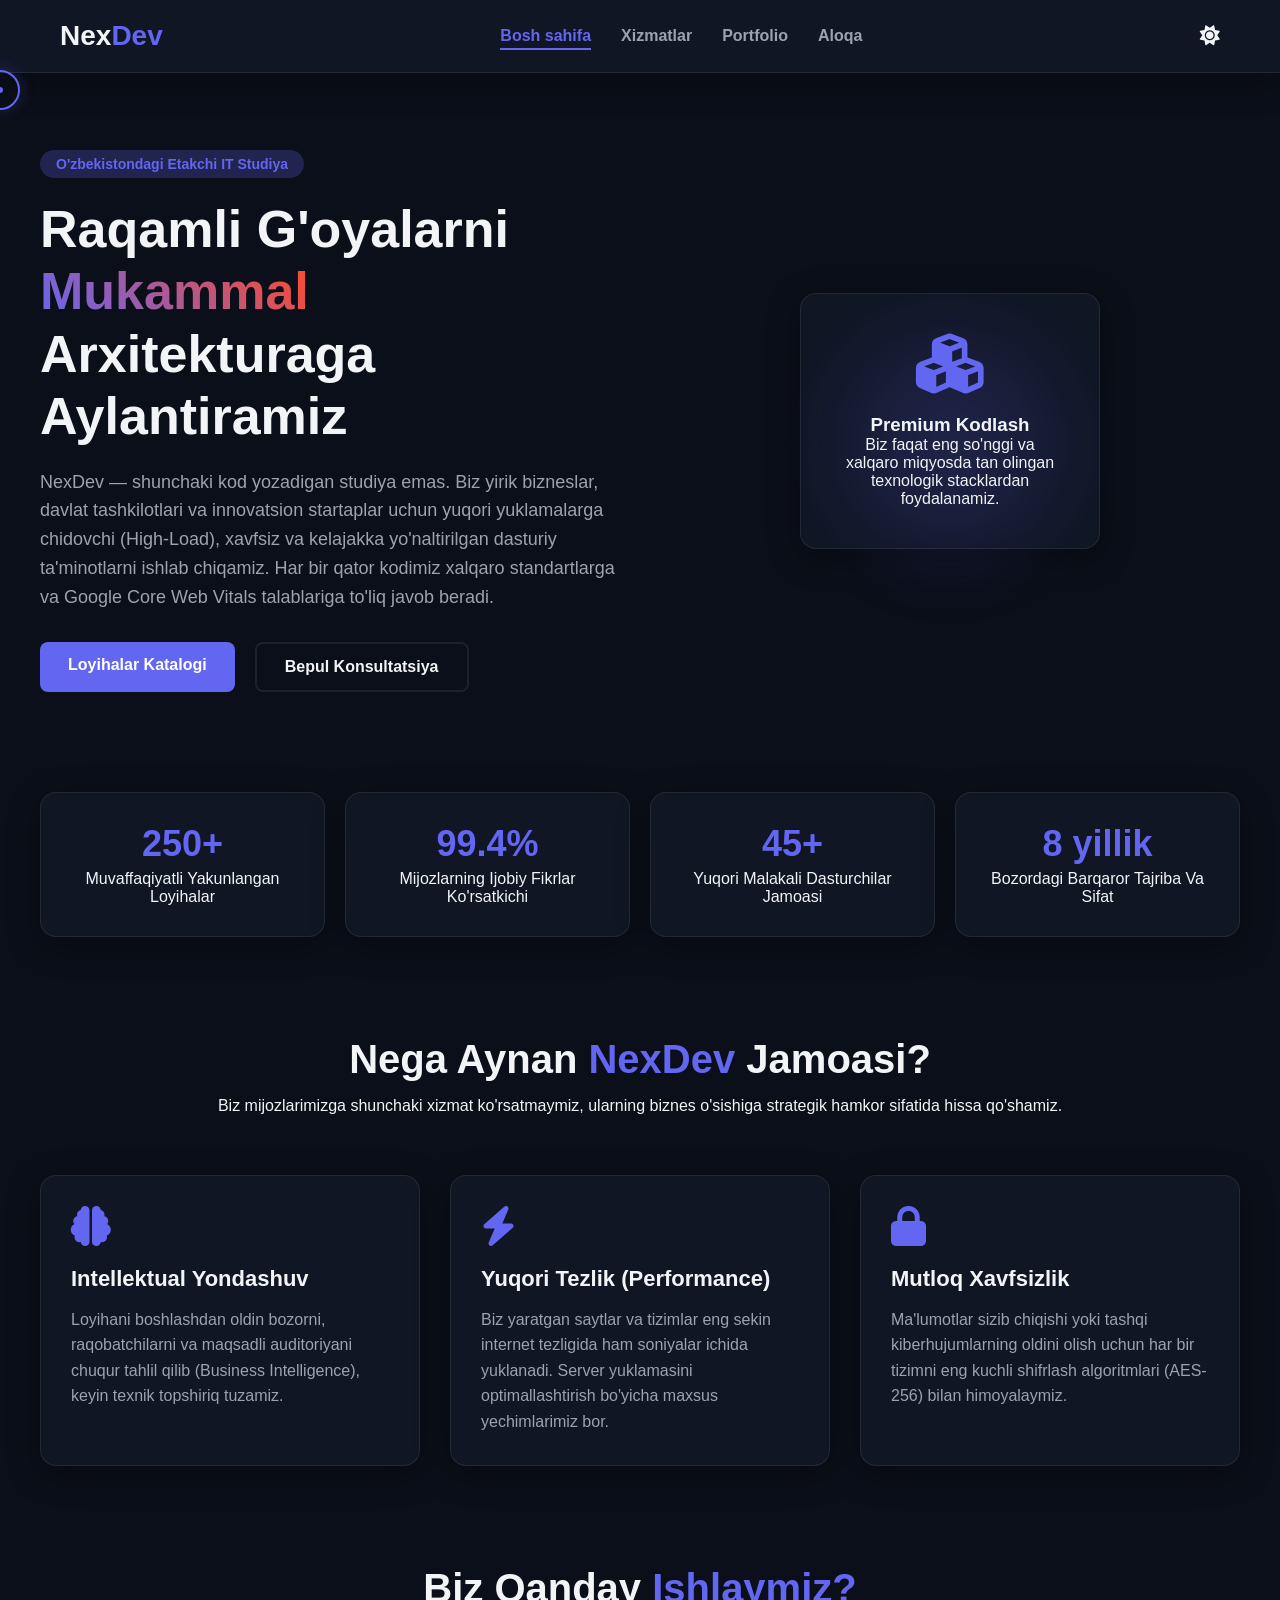
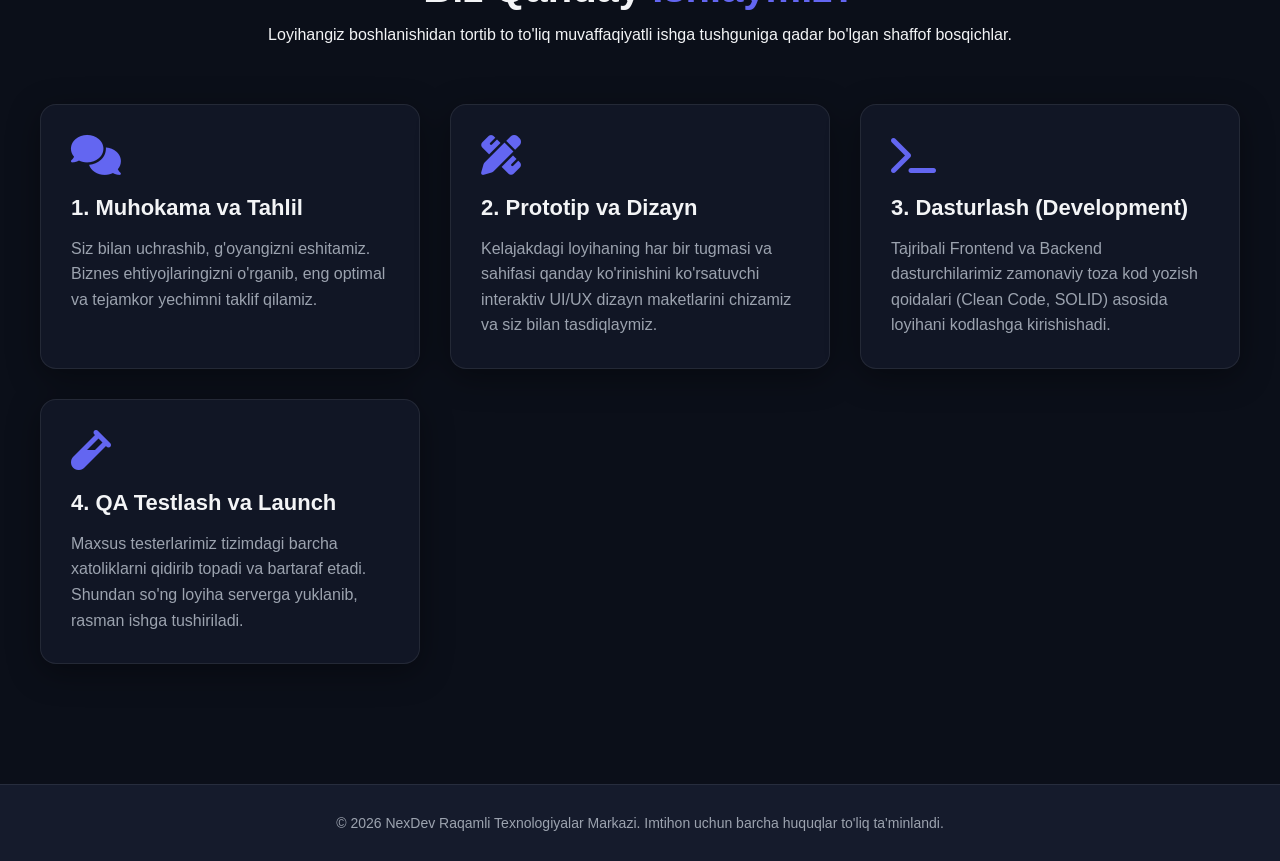
<file: index.html>
<!DOCTYPE html>
<html lang="uz" data-theme="dark">
<head>
    <meta charset="UTF-8">
    <meta name="viewport" content="width=device-width, initial-scale=1.0">
    <title>NexDev — Raqamli Texnologiyalar Markazi</title>
    <link rel="stylesheet" href="style.css">
    <link rel="stylesheet" href="https://cdnjs.cloudflare.com/ajax/libs/font-awesome/6.4.0/css/all.min.css">
</head>
<body>
    <div class="custom-cursor"></div>
    <div class="custom-cursor-dot"></div>

    <nav class="navbar">
        <div class="nav-container">
            <a href="index.html" class="logo">Nex<span>Dev</span></a>
            <div class="nav-menu" id="navMenu">
                <a href="index.html" class="nav-link active">Bosh sahifa</a>
                <a href="services.html" class="nav-link">Xizmatlar</a>
                <a href="portfolio.html" class="nav-link">Portfolio</a>
                <a href="contact.html" class="nav-link">Aloqa</a>
            </div>
            <div class="nav-actions">
                <button id="themeToggle" class="theme-btn"><i class="fas fa-sun"></i></button>
                <div class="hamburger" id="hamburger"><span class="bar"></span><span class="bar"></span><span class="bar"></span></div>
            </div>
        </div>
    </nav>

    <main class="main-content">
        <div class="page-container">
            <!-- Hero Section -->
            <div class="hero-container" style="margin-bottom: 100px;">
                <div class="hero-text">
                    <span class="badge">O'zbekistondagi Etakchi IT Studiya</span>
                    <h1>Raqamli G'oyalarni <br><span class="gradient-text">Mukammal</span> Arxitekturaga Aylantiramiz</h1>
                    <p>NexDev — shunchaki kod yozadigan studiya emas. Biz yirik bizneslar, davlat tashkilotlari va innovatsion startaplar uchun yuqori yuklamalarga chidovchi (High-Load), xavfsiz va kelajakka yo'naltirilgan dasturiy ta'minotlarni ishlab chiqamiz. Har bir qator kodimiz xalqaro standartlarga va Google Core Web Vitals talablariga to'liq javob beradi.</p>
                    <div class="hero-btns">
                        <a href="portfolio.html" class="btn btn-primary">Loyihalar Katalogi</a>
                        <a href="contact.html" class="btn btn-secondary">Bepul Konsultatsiya</a>
                    </div>
                </div>
                <div class="hero-visual">
                    <div class="glow-sphere"></div>
                    <div class="card main-card">
                        <i class="fas fa-cubes icon-big"></i>
                        <h3>Premium Kodlash</h3>
                        <p>Biz faqat eng so'nggi va xalqaro miqyosda tan olingan texnologik stacklardan foydalanamiz.</p>
                    </div>
                </div>
            </div>

            <!-- Statistika Bo'limi -->
            <div class="stats-container" style="margin-bottom: 100px;">
                <div class="card stat-card">
                    <h3>250+</h3>
                    <p>Muvaffaqiyatli Yakunlangan Loyihalar</p>
                </div>
                <div class="card stat-card">
                    <h3>99.4%</h3>
                    <p>Mijozlarning Ijobiy Fikrlar Ko'rsatkichi</p>
                </div>
                <div class="card stat-card">
                    <h3>45+</h3>
                    <p>Yuqori Malakali Dasturchilar Jamoasi</p>
                </div>
                <div class="card stat-card">
                    <h3>8 yillik</h3>
                    <p>Bozordagi Barqaror Tajriba Va Sifat</p>
                </div>
            </div>

            <!-- YANGA BO'LIM: Nega Aynan Biz? -->
            <div class="section-header">
                <h2>Nega Aynan <span>NexDev</span> Jamoasi?</h2>
                <p>Biz mijozlarimizga shunchaki xizmat ko'rsatmaymiz, ularning biznes o'sishiga strategik hamkor sifatida hissa qo'shamiz.</p>
            </div>
            <div class="services-grid" style="margin-bottom: 100px;">
                <div class="card service-card">
                    <i class="fas fa-brain"></i>
                    <h3>Intellektual Yondashuv</h3>
                    <p>Loyihani boshlashdan oldin bozorni, raqobatchilarni va maqsadli auditoriyani chuqur tahlil qilib (Business Intelligence), keyin texnik topshiriq tuzamiz.</p>
                </div>
                <div class="card service-card">
                    <i class="fas fa-bolt"></i>
                    <h3>Yuqori Tezlik (Performance)</h3>
                    <p>Biz yaratgan saytlar va tizimlar eng sekin internet tezligida ham soniyalar ichida yuklanadi. Server yuklamasini optimallashtirish bo'yicha maxsus yechimlarimiz bor.</p>
                </div>
                <div class="card service-card">
                    <i class="fas fa-lock"></i>
                    <h3>Mutloq Xavfsizlik</h3>
                    <p>Ma'lumotlar sizib chiqishi yoki tashqi kiberhujumlarning oldini olish uchun har bir tizimni eng kuchli shifrlash algoritmlari (AES-256) bilan himoyalaymiz.</p>
                </div>
            </div>

            <!-- YANGA BO'LIM: Ish Jarayonimiz Bosqichlari -->
            <div class="section-header">
                <h2>Biz Qanday <span>Ishlaymiz?</span></h2>
                <p>Loyihangiz boshlanishidan tortib to to'liq muvaffaqiyatli ishga tushguniga qadar bo'lgan shaffof bosqichlar.</p>
            </div>
            <div class="services-grid">
                <div class="card service-card">
                    <i class="fas fa-comments"></i>
                    <h3>1. Muhokama va Tahlil</h3>
                    <p>Siz bilan uchrashib, g'oyangizni eshitamiz. Biznes ehtiyojlaringizni o'rganib, eng optimal va tejamkor yechimni taklif qilamiz.</p>
                </div>
                <div class="card service-card">
                    <i class="fas fa-pencil-ruler"></i>
                    <h3>2. Prototip va Dizayn</h3>
                    <p>Kelajakdagi loyihaning har bir tugmasi va sahifasi qanday ko'rinishini ko'rsatuvchi interaktiv UI/UX dizayn maketlarini chizamiz va siz bilan tasdiqlaymiz.</p>
                </div>
                <div class="card service-card">
                    <i class="fas fa-terminal"></i>
                    <h3>3. Dasturlash (Development)</h3>
                    <p>Tajribali Frontend va Backend dasturchilarimiz zamonaviy toza kod yozish qoidalari (Clean Code, SOLID) asosida loyihani kodlashga kirishishadi.</p>
                </div>
                <div class="card service-card">
                    <i class="fas fa-vial"></i>
                    <h3>4. QA Testlash va Launch</h3>
                    <p>Maxsus testerlarimiz tizimdagi barcha xatoliklarni qidirib topadi va bartaraf etadi. Shundan so'ng loyiha serverga yuklanib, rasman ishga tushiriladi.</p>
                </div>
            </div>

        </div>
    </main>

    <footer class="footer">
        <p>&copy; 2026 NexDev Raqamli Texnologiyalar Markazi. Imtihon uchun barcha huquqlar to'liq ta'minlandi.</p>
    </footer>
    <script src="script.js"></script>
</body>
</html>
</file>
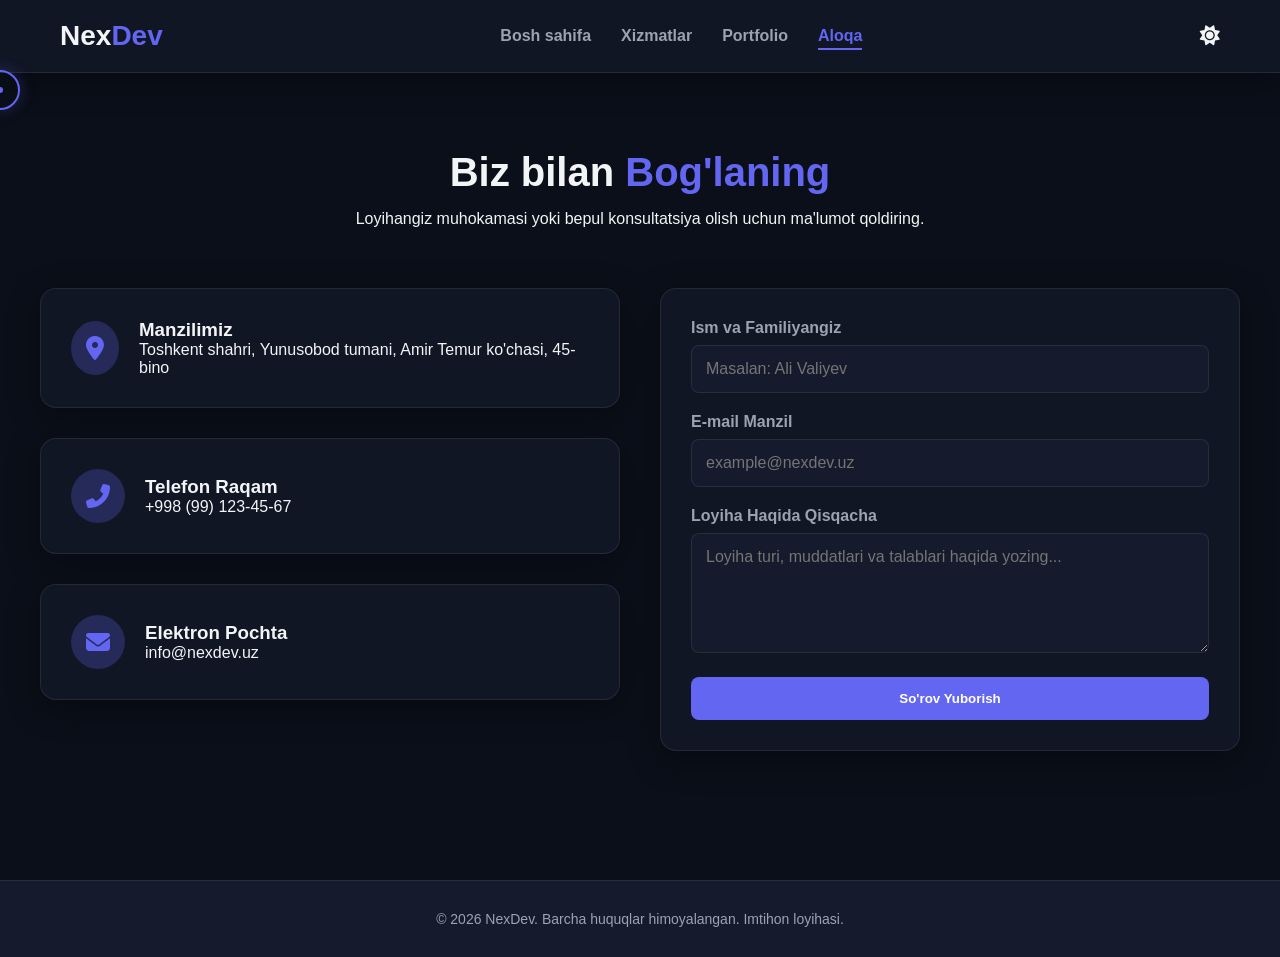
<file: contact.html>
<!DOCTYPE html>
<html lang="uz" data-theme="dark">
<head>
    <meta charset="UTF-8">
    <meta name="viewport" content="width=device-width, initial-scale=1.0">
    <title>NexDev — Aloqa</title>
    <link rel="stylesheet" href="style.css">
    <link rel="stylesheet" href="https://cdnjs.cloudflare.com/ajax/libs/font-awesome/6.4.0/css/all.min.css">
</head>
<body>
    <div class="custom-cursor"></div>
    <div class="custom-cursor-dot"></div>

    <nav class="navbar">
        <div class="nav-container">
            <a href="index.html" class="logo">Nex<span>Dev</span></a>
            <div class="nav-menu" id="navMenu">
                <a href="index.html" class="nav-link">Bosh sahifa</a>
                <a href="services.html" class="nav-link">Xizmatlar</a>
                <a href="portfolio.html" class="nav-link">Portfolio</a>
                <a href="contact.html" class="nav-link active">Aloqa</a>
            </div>
            <div class="nav-actions">
                <button id="themeToggle" class="theme-btn"><i class="fas fa-sun"></i></button>
                <div class="hamburger" id="hamburger"><span class="bar"></span><span class="bar"></span><span class="bar"></span></div>
            </div>
        </div>
    </nav>

    <main class="main-content">
        <div class="page-container">
            <div class="section-header">
                <h2>Biz bilan <span>Bog'laning</span></h2>
                <p>Loyihangiz muhokamasi yoki bepul konsultatsiya olish uchun ma'lumot qoldiring.</p>
            </div>

            <div class="contact-grid">
                <!-- Aloqa Ma'lumotlari -->
                <div class="contact-info">
                    <div class="card info-item">
                        <i class="fas fa-map-marker-alt"></i>
                        <div>
                            <h3>Manzilimiz</h3>
                            <p>Toshkent shahri, Yunusobod tumani, Amir Temur ko'chasi, 45-bino</p>
                        </div>
                    </div>
                    <div class="card info-item">
                        <i class="fas fa-phone-alt"></i>
                        <div>
                            <h3>Telefon Raqam</h3>
                            <p>+998 (99) 123-45-67</p>
                        </div>
                    </div>
                    <div class="card info-item">
                        <i class="fas fa-envelope"></i>
                        <div>
                            <h3>Elektron Pochta</h3>
                            <p>info@nexdev.uz</p>
                        </div>
                    </div>
                </div>

                <!-- Form Card -->
                <div class="card contact-form-card">
                    <form id="contactForm" onsubmit="event.preventDefault(); alert('Imtihon testi muvaffaqiyatli: Xabar jamoaga jo\'natildi!'); this.reset();">
                        <div class="form-group">
                            <label for="name">Ism va Familiyangiz</label>
                            <input type="text" id="name" required placeholder="Masalan: Ali Valiyev">
                        </div>
                        <div class="form-group">
                            <label for="email">E-mail Manzil</label>
                            <input type="email" id="email" required placeholder="example@nexdev.uz">
                        </div>
                        <div class="form-group">
                            <label for="msg">Loyiha Haqida Qisqacha</label>
                            <textarea id="msg" rows="5" required placeholder="Loyiha turi, muddatlari va talablari haqida yozing..."></textarea>
                        </div>
                        <button type="submit" class="btn btn-primary btn-block">So'rov Yuborish</button>
                    </form>
                </div>
            </div>
        </div>
    </main>

    <footer class="footer">
        <p>&copy; 2026 NexDev. Barcha huquqlar himoyalangan. Imtihon loyihasi.</p>
    </footer>
    <script src="script.js"></script>
</body>
</html>
</file>
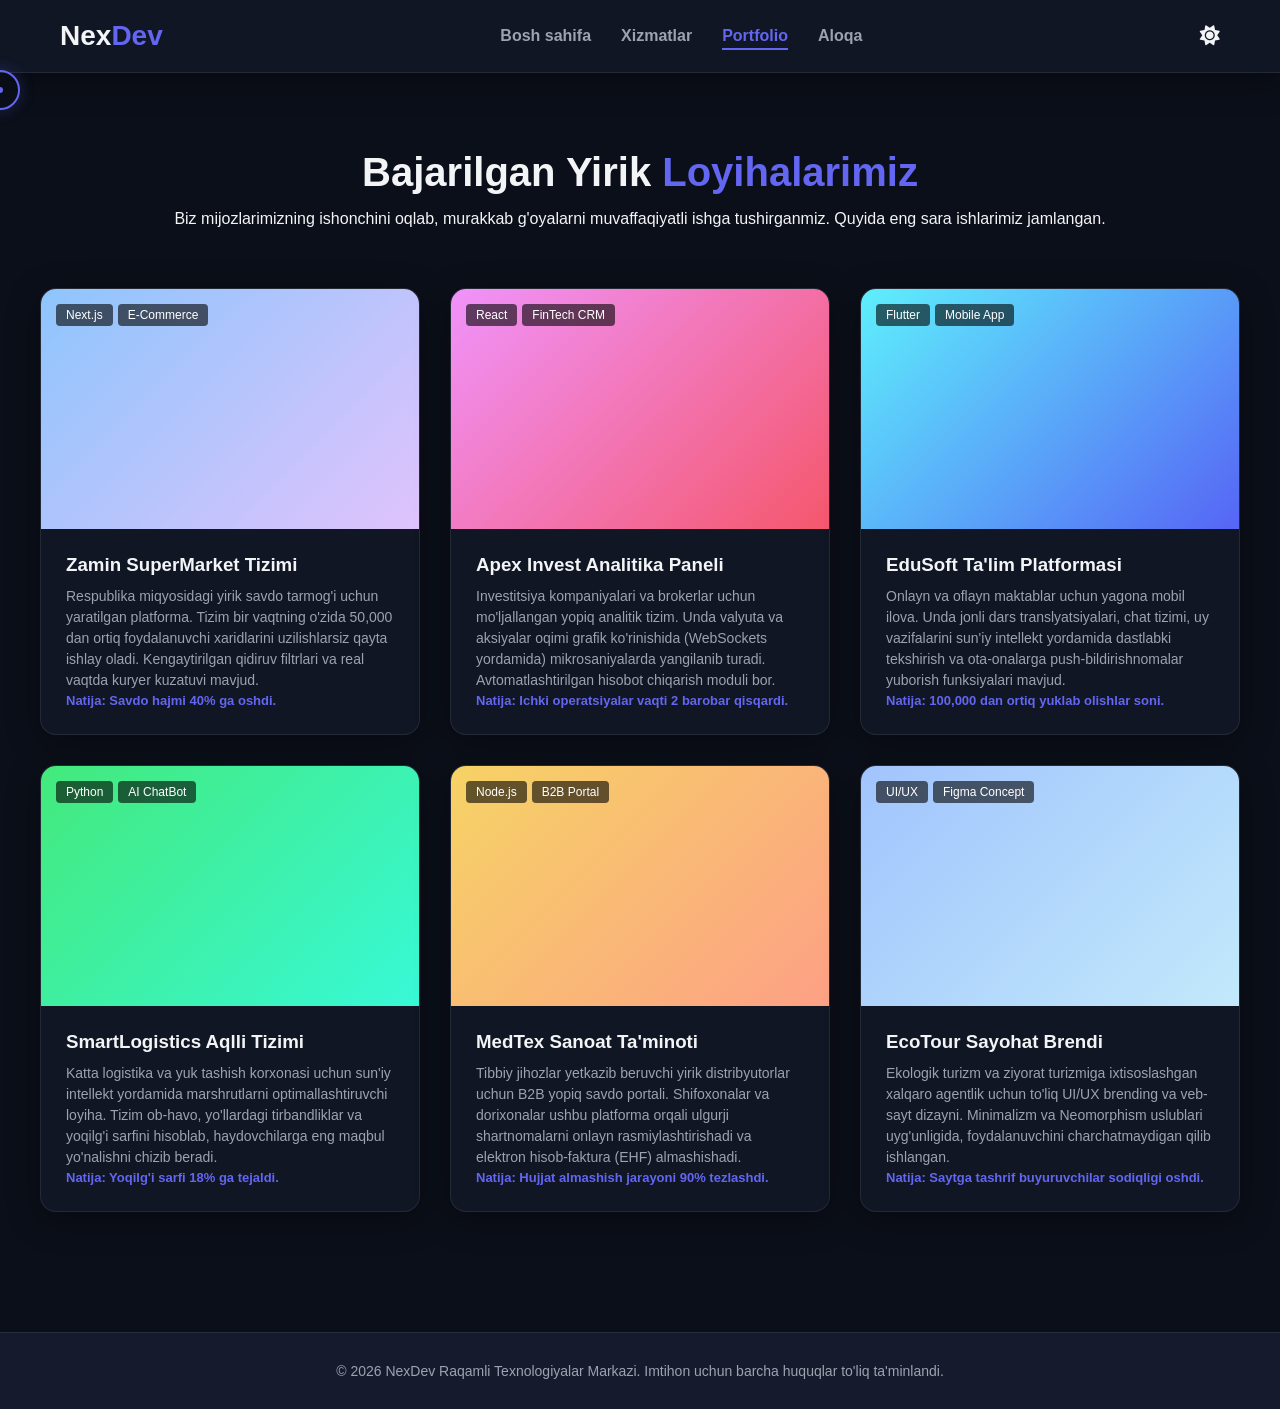
<file: portfolio.html>
<!DOCTYPE html>
<html lang="uz" data-theme="dark">
<head>
    <meta charset="UTF-8">
    <meta name="viewport" content="width=device-width, initial-scale=1.0">
    <title>NexDev — Loyihalarimiz Portfoliosi</title>
    <link rel="stylesheet" href="style.css">
    <link rel="stylesheet" href="https://cdnjs.cloudflare.com/ajax/libs/font-awesome/6.4.0/css/all.min.css">
</head>
<body>
    <div class="custom-cursor"></div>
    <div class="custom-cursor-dot"></div>

    <nav class="navbar">
        <div class="nav-container">
            <a href="index.html" class="logo">Nex<span>Dev</span></a>
            <div class="nav-menu" id="navMenu">
                <a href="index.html" class="nav-link">Bosh sahifa</a>
                <a href="services.html" class="nav-link">Xizmatlar</a>
                <a href="portfolio.html" class="nav-link active">Portfolio</a>
                <a href="contact.html" class="nav-link">Aloqa</a>
            </div>
            <div class="nav-actions">
                <button id="themeToggle" class="theme-btn"><i class="fas fa-sun"></i></button>
                <div class="hamburger" id="hamburger"><span class="bar"></span><span class="bar"></span><span class="bar"></span></div>
            </div>
        </div>
    </nav>

    <main class="main-content">
        <div class="page-container">
            <div class="section-header">
                <h2>Bajarilgan Yirik <span>Loyihalarimiz</span></h2>
                <p>Biz mijozlarimizning ishonchini oqlab, murakkab g'oyalarni muvaffaqiyatli ishga tushirganmiz. Quyida eng sara ishlarimiz jamlangan.</p>
            </div>

            <div class="portfolio-grid">
                <!-- Loyiha 1 -->
                <div class="card portfolio-card">
                    <div class="portfolio-img" style="background: linear-gradient(135deg, #8ec5fc 0%, #e0c3fc 100%);">
                        <div class="portfolio-tags"><span class="tag">Next.js</span><span class="tag">E-Commerce</span></div>
                    </div>
                    <div class="portfolio-info">
                        <h3>Zamin SuperMarket Tizimi</h3>
                        <p>Respublika miqyosidagi yirik savdo tarmog'i uchun yaratilgan platforma. Tizim bir vaqtning o'zida 50,000 dan ortiq foydalanuvchi xaridlarini uzilishlarsiz qayta ishlay oladi. Kengaytirilgan qidiruv filtrlari va real vaqtda kuryer kuzatuvi mavjud.</p>
                        <strong style="font-size: 13px; color: var(--accent);">Natija: Savdo hajmi 40% ga oshdi.</strong>
                    </div>
                </div>

                <!-- Loyiha 2 -->
                <div class="card portfolio-card">
                    <div class="portfolio-img" style="background: linear-gradient(135deg, #f093fb 0%, #f5576c 100%);">
                        <div class="portfolio-tags"><span class="tag">React</span><span class="tag">FinTech CRM</span></div>
                    </div>
                    <div class="portfolio-info">
                        <h3>Apex Invest Analitika Paneli</h3>
                        <p>Investitsiya kompaniyalari va brokerlar uchun mo'ljallangan yopiq analitik tizim. Unda valyuta va aksiyalar oqimi grafik ko'rinishida (WebSockets yordamida) mikrosaniyalarda yangilanib turadi. Avtomatlashtirilgan hisobot chiqarish moduli bor.</p>
                        <strong style="font-size: 13px; color: var(--accent);">Natija: Ichki operatsiyalar vaqti 2 barobar qisqardi.</strong>
                    </div>
                </div>

                <!-- Loyiha 3 -->
                <div class="card portfolio-card">
                    <div class="portfolio-img" style="background: linear-gradient(135deg, #5eeffc 0%, #5665f5 100%);">
                        <div class="portfolio-tags"><span class="tag">Flutter</span><span class="tag">Mobile App</span></div>
                    </div>
                    <div class="portfolio-info">
                        <h3>EduSoft Ta'lim Platformasi</h3>
                        <p>Onlayn va oflayn maktablar uchun yagona mobil ilova. Unda jonli dars translyatsiyalari, chat tizimi, uy vazifalarini sun'iy intellekt yordamida dastlabki tekshirish va ota-onalarga push-bildirishnomalar yuborish funksiyalari mavjud.</p>
                        <strong style="font-size: 13px; color: var(--accent);">Natija: 100,000 dan ortiq yuklab olishlar soni.</strong>
                    </div>
                </div>

                <!-- Loyiha 4 -->
                <div class="card portfolio-card">
                    <div class="portfolio-img" style="background: linear-gradient(135deg, #43e97b 0%, #38f9d7 100%);">
                        <div class="portfolio-tags"><span class="tag">Python</span><span class="tag">AI ChatBot</span></div>
                    </div>
                    <div class="portfolio-info">
                        <h3>SmartLogistics Aqlli Tizimi</h3>
                        <p>Katta logistika va yuk tashish korxonasi uchun sun'iy intellekt yordamida marshrutlarni optimallashtiruvchi loyiha. Tizim ob-havo, yo'llardagi tirbandliklar va yoqilg'i sarfini hisoblab, haydovchilarga eng maqbul yo'nalishni chizib beradi.</p>
                        <strong style="font-size: 13px; color: var(--accent);">Natija: Yoqilg'i sarfi 18% ga tejaldi.</strong>
                    </div>
                </div>

                <!-- Loyiha 5 -->
                <div class="card portfolio-card">
                    <div class="portfolio-img" style="background: linear-gradient(135deg, #f6d365 0%, #fda085 100%);">
                        <div class="portfolio-tags"><span class="tag">Node.js</span><span class="tag">B2B Portal</span></div>
                    </div>
                    <div class="portfolio-info">
                        <h3>MedTex Sanoat Ta'minoti</h3>
                        <p>Tibbiy jihozlar yetkazib beruvchi yirik distribyutorlar uchun B2B yopiq savdo portali. Shifoxonalar va dorixonalar ushbu platforma orqali ulgurji shartnomalarni onlayn rasmiylashtirishadi va elektron hisob-faktura (EHF) almashishadi.</p>
                        <strong style="font-size: 13px; color: var(--accent);">Natija: Hujjat almashish jarayoni 90% tezlashdi.</strong>
                    </div>
                </div>

                <!-- Loyiha 6 -->
                <div class="card portfolio-card">
                    <div class="portfolio-img" style="background: linear-gradient(135deg, #a1c4fd 0%, #c2e9fb 100%);">
                        <div class="portfolio-tags"><span class="tag">UI/UX</span><span class="tag">Figma Concept</span></div>
                    </div>
                    <div class="portfolio-info">
                        <h3>EcoTour Sayohat Brendi</h3>
                        <p>Ekologik turizm va ziyorat turizmiga ixtisoslashgan xalqaro agentlik uchun to'liq UI/UX brending va veb-sayt dizayni. Minimalizm va Neomorphism uslublari uyg'unligida, foydalanuvchini charchatmaydigan qilib ishlangan.</p>
                        <strong style="font-size: 13px; color: var(--accent);">Natija: Saytga tashrif buyuruvchilar sodiqligi oshdi.</strong>
                    </div>
                </div>
            </div>
        </div>
    </main>

    <footer class="footer">
        <p>&copy; 2026 NexDev Raqamli Texnologiyalar Markazi. Imtihon uchun barcha huquqlar to'liq ta'minlandi.</p>
    </footer>
    <script src="script.js"></script>
</body>
</html>
</file>
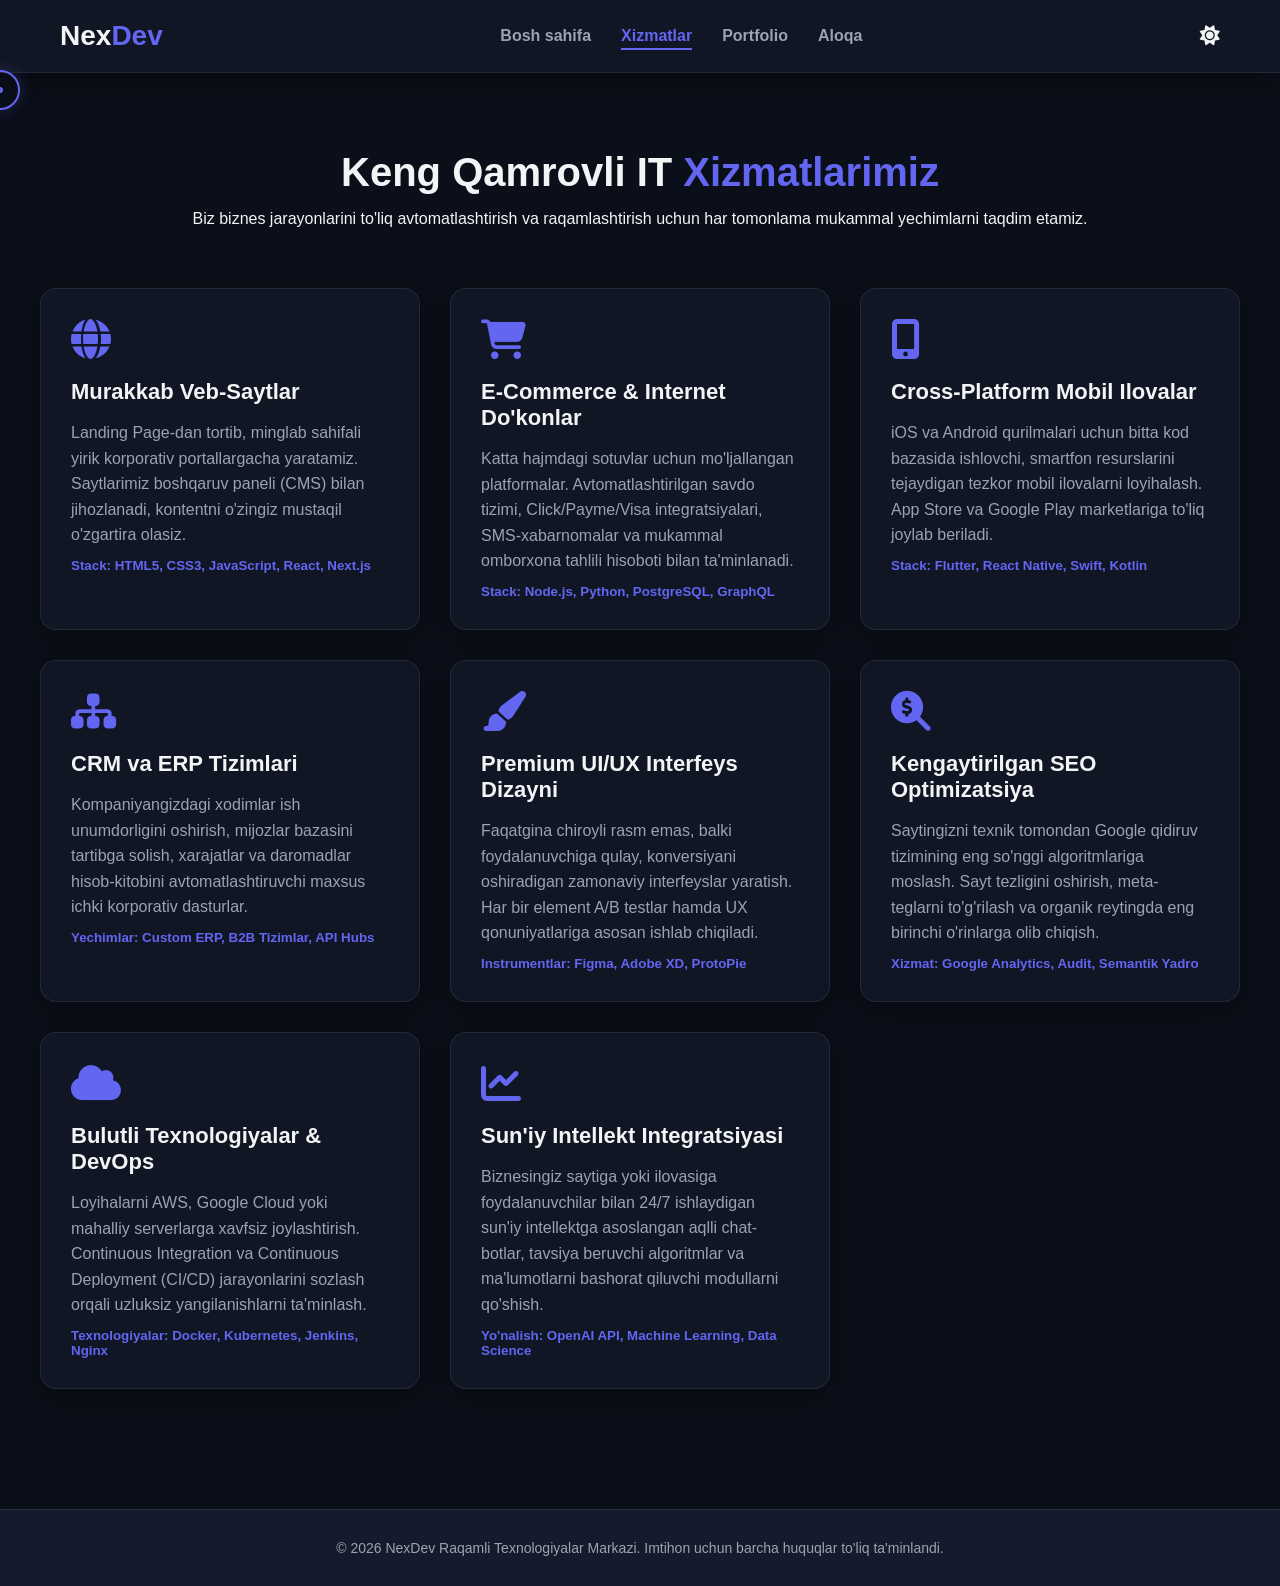
<file: services.html>
<!DOCTYPE html>
<html lang="uz" data-theme="dark">
<head>
    <meta charset="UTF-8">
    <meta name="viewport" content="width=device-width, initial-scale=1.0">
    <title>NexDev — Professional Xizmatlarimiz</title>
    <link rel="stylesheet" href="style.css">
    <link rel="stylesheet" href="https://cdnjs.cloudflare.com/ajax/libs/font-awesome/6.4.0/css/all.min.css">
</head>
<body>
    <div class="custom-cursor"></div>
    <div class="custom-cursor-dot"></div>

    <nav class="navbar">
        <div class="nav-container">
            <a href="index.html" class="logo">Nex<span>Dev</span></a>
            <div class="nav-menu" id="navMenu">
                <a href="index.html" class="nav-link">Bosh sahifa</a>
                <a href="services.html" class="nav-link active">Xizmatlar</a>
                <a href="portfolio.html" class="nav-link">Portfolio</a>
                <a href="contact.html" class="nav-link">Aloqa</a>
            </div>
            <div class="nav-actions">
                <button id="themeToggle" class="theme-btn"><i class="fas fa-sun"></i></button>
                <div class="hamburger" id="hamburger"><span class="bar"></span><span class="bar"></span><span class="bar"></span></div>
            </div>
        </div>
    </nav>

    <main class="main-content">
        <div class="page-container">
            <div class="section-header">
                <h2>Keng Qamrovli IT <span>Xizmatlarimiz</span></h2>
                <p>Biz biznes jarayonlarini to'liq avtomatlashtirish va raqamlashtirish uchun har tomonlama mukammal yechimlarni taqdim etamiz.</p>
            </div>

            <div class="services-grid">
                <div class="card service-card">
                    <i class="fas fa-globe"></i>
                    <h3>Murakkab Veb-Saytlar</h3>
                    <p>Landing Page-dan tortib, minglab sahifali yirik korporativ portallargacha yaratamiz. Saytlarimiz boshqaruv paneli (CMS) bilan jihozlanadi, kontentni o'zingiz mustaqil o'zgartira olasiz.</p>
                    <small style="color:var(--accent); display:block; margin-top:10px; font-weight:600;">Stack: HTML5, CSS3, JavaScript, React, Next.js</small>
                </div>

                <div class="card service-card">
                    <i class="fas fa-shopping-cart"></i>
                    <h3>E-Commerce & Internet Do'konlar</h3>
                    <p>Katta hajmdagi sotuvlar uchun mo'ljallangan platformalar. Avtomatlashtirilgan savdo tizimi, Click/Payme/Visa integratsiyalari, SMS-xabarnomalar va mukammal omborxona tahlili hisoboti bilan ta'minlanadi.</p>
                    <small style="color:var(--accent); display:block; margin-top:10px; font-weight:600;">Stack: Node.js, Python, PostgreSQL, GraphQL</small>
                </div>

                <div class="card service-card">
                    <i class="fas fa-mobile-alt"></i>
                    <h3>Cross-Platform Mobil Ilovalar</h3>
                    <p>iOS va Android qurilmalari uchun bitta kod bazasida ishlovchi, smartfon resurslarini tejaydigan tezkor mobil ilovalarni loyihalash. App Store va Google Play marketlariga to'liq joylab beriladi.</p>
                    <small style="color:var(--accent); display:block; margin-top:10px; font-weight:600;">Stack: Flutter, React Native, Swift, Kotlin</small>
                </div>

                <div class="card service-card">
                    <i class="fas fa-sitemap"></i>
                    <h3>CRM va ERP Tizimlari</h3>
                    <p>Kompaniyangizdagi xodimlar ish unumdorligini oshirish, mijozlar bazasini tartibga solish, xarajatlar va daromadlar hisob-kitobini avtomatlashtiruvchi maxsus ichki korporativ dasturlar.</p>
                    <small style="color:var(--accent); display:block; margin-top:10px; font-weight:600;">Yechimlar: Custom ERP, B2B Tizimlar, API Hubs</small>
                </div>

                <div class="card service-card">
                    <i class="fas fa-paint-brush"></i>
                    <h3>Premium UI/UX Interfeys Dizayni</h3>
                    <p>Faqatgina chiroyli rasm emas, balki foydalanuvchiga qulay, konversiyani oshiradigan zamonaviy interfeyslar yaratish. Har bir element A/B testlar hamda UX qonuniyatlariga asosan ishlab chiqiladi.</p>
                    <small style="color:var(--accent); display:block; margin-top:10px; font-weight:600;">Instrumentlar: Figma, Adobe XD, ProtoPie</small>
                </div>

                <div class="card service-card">
                    <i class="fas fa-search-dollar"></i>
                    <h3>Kengaytirilgan SEO Optimizatsiya</h3>
                    <p>Saytingizni texnik tomondan Google qidiruv tizimining eng so'nggi algoritmlariga moslash. Sayt tezligini oshirish, meta-teglarni to'g'rilash va organik reytingda eng birinchi o'rinlarga olib chiqish.</p>
                    <small style="color:var(--accent); display:block; margin-top:10px; font-weight:600;">Xizmat: Google Analytics, Audit, Semantik Yadro</small>
                </div>

                <div class="card service-card">
                    <i class="fas fa-cloud"></i>
                    <h3>Bulutli Texnologiyalar & DevOps</h3>
                    <p>Loyihalarni AWS, Google Cloud yoki mahalliy serverlarga xavfsiz joylashtirish. Continuous Integration va Continuous Deployment (CI/CD) jarayonlarini sozlash orqali uzluksiz yangilanishlarni ta'minlash.</p>
                    <small style="color:var(--accent); display:block; margin-top:10px; font-weight:600;">Texnologiyalar: Docker, Kubernetes, Jenkins, Nginx</small>
                </div>

                <div class="card service-card">
                    <i class="fas fa-chart-line"></i>
                    <h3>Sun'iy Intellekt Integratsiyasi</h3>
                    <p>Biznesingiz saytiga yoki ilovasiga foydalanuvchilar bilan 24/7 ishlaydigan sun'iy intellektga asoslangan aqlli chat-botlar, tavsiya beruvchi algoritmlar va ma'lumotlarni bashorat qiluvchi modullarni qo'shish.</p>
                    <small style="color:var(--accent); display:block; margin-top:10px; font-weight:600;">Yo'nalish: OpenAI API, Machine Learning, Data Science</small>
                </div>
            </div>
        </div>
    </main>

    <footer class="footer">
        <p>&copy; 2026 NexDev Raqamli Texnologiyalar Markazi. Imtihon uchun barcha huquqlar to'liq ta'minlandi.</p>
    </footer>
    <script src="script.js"></script>
</body>
</html>
</file>
<file: style.css>
/* --- O'zgaruvchilar va Ranglar paneli --- */
:root {
    --bg-primary: #ffffff;
    --bg-secondary: #f4f7f6;
    --text-main: #2d3748;
    --text-muted: #718096;
    --accent: #4f46e5;
    --accent-glow: rgba(79, 70, 229, 0.15);
    --glass-bg: rgba(255, 255, 255, 0.7);
    --glass-border: rgba(255, 255, 255, 0.4);
    --card-shadow: 0 8px 32px 0 rgba(31, 38, 135, 0.06);
    --transition: all 0.4s cubic-bezier(0.25, 1, 0.5, 1);
}

[data-theme="dark"] {
    --bg-primary: #0b0f19;
    --bg-secondary: #151b2c;
    --text-main: #f3f4f6;
    --text-muted: #9ca3af;
    --accent: #6366f1;
    --accent-glow: rgba(99, 102, 241, 0.25);
    --glass-bg: rgba(21, 27, 44, 0.7);
    --glass-border: rgba(255, 255, 255, 0.08);
    --card-shadow: 0 8px 32px 0 rgba(0, 0, 0, 0.37);
}

/* --- Umumiy Sozlamalar --- */
* {
    margin: 0;
    padding: 0;
    box-sizing: border-box;
    font-family: 'Segoe UI', Tahoma, Geneva, Verdana, sans-serif;
    scroll-behavior: smooth;
}

body {
    background-color: var(--bg-primary);
    color: var(--text-main);
    transition: background-color 0.5s ease, color 0.5s ease;
    overflow-x: hidden;
}

/* --- Maxsus Kursor (cursor: none EMAS) --- */
.custom-cursor {
    width: 40px;
    height: 40px;
    border: 2px solid var(--accent);
    border-radius: 50%;
    position: fixed;
    transform: translate(-50%, -50%);
    pointer-events: none;
    z-index: 9999;
    transition: transform 0.1s ease, background-color 0.3s ease, width 0.3s, height 0.3s;
    box-shadow: 0 0 15px var(--accent-glow);
}

.custom-cursor-dot {
    width: 6px;
    height: 6px;
    background-color: var(--accent);
    border-radius: 50%;
    position: fixed;
    transform: translate(-50%, -50%);
    pointer-events: none;
    z-index: 9999;
}

.custom-cursor.hovered {
    width: 55px;
    height: 55px;
    background-color: var(--accent-glow);
}

/* --- Navigatsiya paneli --- */
.navbar {
    position: fixed;
    top: 0;
    left: 0;
    width: 100%;
    z-index: 1000;
    background: var(--glass-bg);
    backdrop-filter: blur(12px);
    -webkit-backdrop-filter: blur(12px);
    border-bottom: 1px solid var(--glass-border);
    box-shadow: var(--card-shadow);
}

.nav-container {
    max-width: 1200px;
    margin: 0 auto;
    padding: 20px;
    display: flex;
    justify-content: space-between;
    align-items: center;
}

.logo {
    font-size: 28px;
    font-weight: 800;
    text-decoration: none;
    color: var(--text-main);
}

.logo span { color: var(--accent); }
.nav-menu { display: flex; gap: 30px; }
.nav-link {
    text-decoration: none;
    color: var(--text-muted);
    font-weight: 600;
    font-size: 16px;
    transition: var(--transition);
    position: relative;
    padding: 5px 0;
}
.nav-link:hover, .nav-link.active { color: var(--accent); }
.nav-link::after {
    content: ''; position: absolute; bottom: 0; left: 0; width: 0; height: 2px;
    background-color: var(--accent); transition: var(--transition);
}
.nav-link.active::after, .nav-link:hover::after { width: 100%; }
.nav-actions { display: flex; align-items: center; gap: 20px; }

.theme-btn {
    background: none; border: none; color: var(--text-main);
    font-size: 20px; cursor: pointer; transition: var(--transition);
}

/* --- Asosiy Bloklar --- */
.main-content {
    margin-top: 90px;
    min-height: calc(100vh - 170px);
    padding: 60px 20px;
}

.page-container {
    max-width: 1200px;
    margin: 0 auto;
    animation: fadeIn 0.6s ease-in-out forwards;
}

@keyframes fadeIn {
    from { opacity: 0; transform: translateY(20px); }
    to { opacity: 1; transform: translateY(0); }
}

.card {
    background: var(--glass-bg);
    backdrop-filter: blur(10px);
    -webkit-backdrop-filter: blur(10px);
    border: 1px solid var(--glass-border);
    border-radius: 16px;
    padding: 30px;
    box-shadow: var(--card-shadow);
    transition: var(--transition);
}
.card:hover {
    transform: translateY(-5px);
    border-color: var(--accent);
    box-shadow: 0 12px 40px 0 var(--accent-glow);
}

/* --- Hero Section (Index) --- */
.hero-container {
    display: grid;
    grid-template-columns: 1fr 1fr;
    gap: 40px;
    align-items: center;
}
.badge {
    background: var(--accent-glow); color: var(--accent);
    padding: 6px 16px; border-radius: 50px; font-size: 14px; font-weight: 600;
    display: inline-block; margin-bottom: 20px;
}
.hero-text h1 { font-size: 52px; font-weight: 800; line-height: 1.2; margin-bottom: 20px; }
.gradient-text {
    background: linear-gradient(45deg, var(--accent), #ff4b2b);
    -webkit-background-clip: text; -webkit-text-fill-color: transparent;
}
.hero-text p { color: var(--text-muted); font-size: 18px; line-height: 1.6; margin-bottom: 30px; }
.hero-btns { display: flex; gap: 20px; }
.btn {
    padding: 14px 28px; border-radius: 8px; font-weight: 600;
    text-decoration: none; transition: var(--transition); display: inline-block;
}
.btn-primary { background: var(--accent); color: white; border: none; }
.btn-primary:hover { background: #4338ca; box-shadow: 0 0 20px var(--accent-glow); }
.btn-secondary { background: transparent; color: var(--text-main); border: 2px solid var(--glass-border); }
.btn-secondary:hover { background: var(--bg-secondary); }

.hero-visual { position: relative; display: flex; justify-content: center; }
.glow-sphere {
    position: absolute; width: 300px; height: 300px;
    background: radial-gradient(circle, var(--accent) 0%, transparent 70%);
    filter: blur(30px); opacity: 0.4; animation: pulse 4s infinite alternate;
}
@keyframes pulse { 0% { transform: scale(1); } 100% { transform: scale(1.2); } }
.main-card { position: relative; z-index: 2; text-align: center; width: 300px; padding: 40px; }
.icon-big { font-size: 60px; color: var(--accent); margin-bottom: 20px; }

/* --- Statstika (Index pastida) --- */
.stats-container {
    display: grid;
    grid-template-columns: repeat(4, 1fr);
    gap: 20px;
    margin-top: 80px;
}
.stat-card { text-align: center; }
.stat-card h3 { font-size: 36px; color: var(--accent); margin-bottom: 5px; }

/* --- Xizmatlar Sahifasi --- */
.section-header { text-align: center; margin-bottom: 60px; }
.section-header h2 { font-size: 40px; font-weight: 800; margin-bottom: 15px; }
.section-header span { color: var(--accent); }
.services-grid { display: grid; grid-template-columns: repeat(auto-fit, minmax(320px, 1fr)); gap: 30px; }
.service-card i { font-size: 40px; color: var(--accent); margin-bottom: 20px; }
.service-card h3 { margin-bottom: 15px; font-size: 22px; }
.service-card p { color: var(--text-muted); line-height: 1.6; }

/* --- Portfolio Sahifasi --- */
.portfolio-grid { display: grid; grid-template-columns: repeat(auto-fit, minmax(350px, 1fr)); gap: 30px; }
.portfolio-card { padding: 0; overflow: hidden; display: flex; flex-direction: column; }
.portfolio-img { height: 240px; width: 100%; transition: var(--transition); position: relative; }
.portfolio-card:hover .portfolio-img { transform: scale(1.03); }
.portfolio-tags { position: absolute; top: 15px; left: 15px; display: flex; gap: 5px; }
.tag { background: rgba(0,0,0,0.6); color: #fff; padding: 4px 10px; border-radius: 4px; font-size: 12px; backdrop-filter: blur(5px); }
.portfolio-info { padding: 25px; }
.portfolio-info h3 { margin-bottom: 10px; }
.portfolio-info p { color: var(--text-muted); font-size: 14px; line-height: 1.5; }

/* --- Aloqa Sahifasi --- */
.contact-grid { display: grid; grid-template-columns: 1fr 1fr; gap: 40px; }
.info-item { display: flex; gap: 20px; margin-bottom: 30px; align-items: center; }
.info-item i { font-size: 24px; color: var(--accent); background: var(--accent-glow); padding: 15px; border-radius: 50%; }
.form-group { margin-bottom: 20px; }
.form-group label { display: block; margin-bottom: 8px; font-weight: 600; color: var(--text-muted); }
.form-group input, .form-group textarea {
    width: 100%; padding: 14px; border-radius: 8px; border: 1px solid var(--glass-border);
    background: var(--bg-secondary); color: var(--text-main); font-size: 16px; transition: var(--transition);
}
.form-group input:focus, .form-group textarea:focus { outline: none; border-color: var(--accent); box-shadow: 0 0 10px var(--accent-glow); }
.btn-block { width: 100%; cursor: pointer; }

/* --- Footer --- */
.footer { text-align: center; padding: 30px; border-top: 1px solid var(--glass-border); background: var(--bg-secondary); color: var(--text-muted); font-size: 14px; margin-top: 60px; }

/* --- Responsive --- */
.hamburger { display: none; cursor: pointer; }
.bar { display: block; width: 25px; height: 3px; margin: 5px auto; transition: all 0.3s ease-in-out; background-color: var(--text-main); }

@media (max-width: 968px) {
    .hero-container, .contact-grid { grid-template-columns: 1fr; text-align: center; }
    .hero-btns { justify-content: center; }
    .hero-text h1 { font-size: 38px; }
    .stats-container { grid-template-columns: repeat(2, 1fr); }
    .info-item { flex-direction: column; text-align: center; }
}
@media (max-width: 768px) {
    .hamburger { display: block; }
    .hamburger.active .bar:nth-child(2) { opacity: 0; }
    .hamburger.active .bar:nth-child(1) { transform: translateY(8px) rotate(45deg); }
    .hamburger.active .bar:nth-child(3) { transform: translateY(-8px) rotate(-45deg); }
    .nav-menu {
        position: fixed; left: -100%; top: 80px; flex-direction: column; background-color: var(--bg-primary);
        width: 100%; text-align: center; transition: 0.3s; box-shadow: var(--card-shadow); border-bottom: 1px solid var(--glass-border);
    }
    .nav-menu.active { left: 0; }
    .nav-link { display: block; padding: 20px 0; }
    .custom-cursor, .custom-cursor-dot { display: none; }
}
</file>
